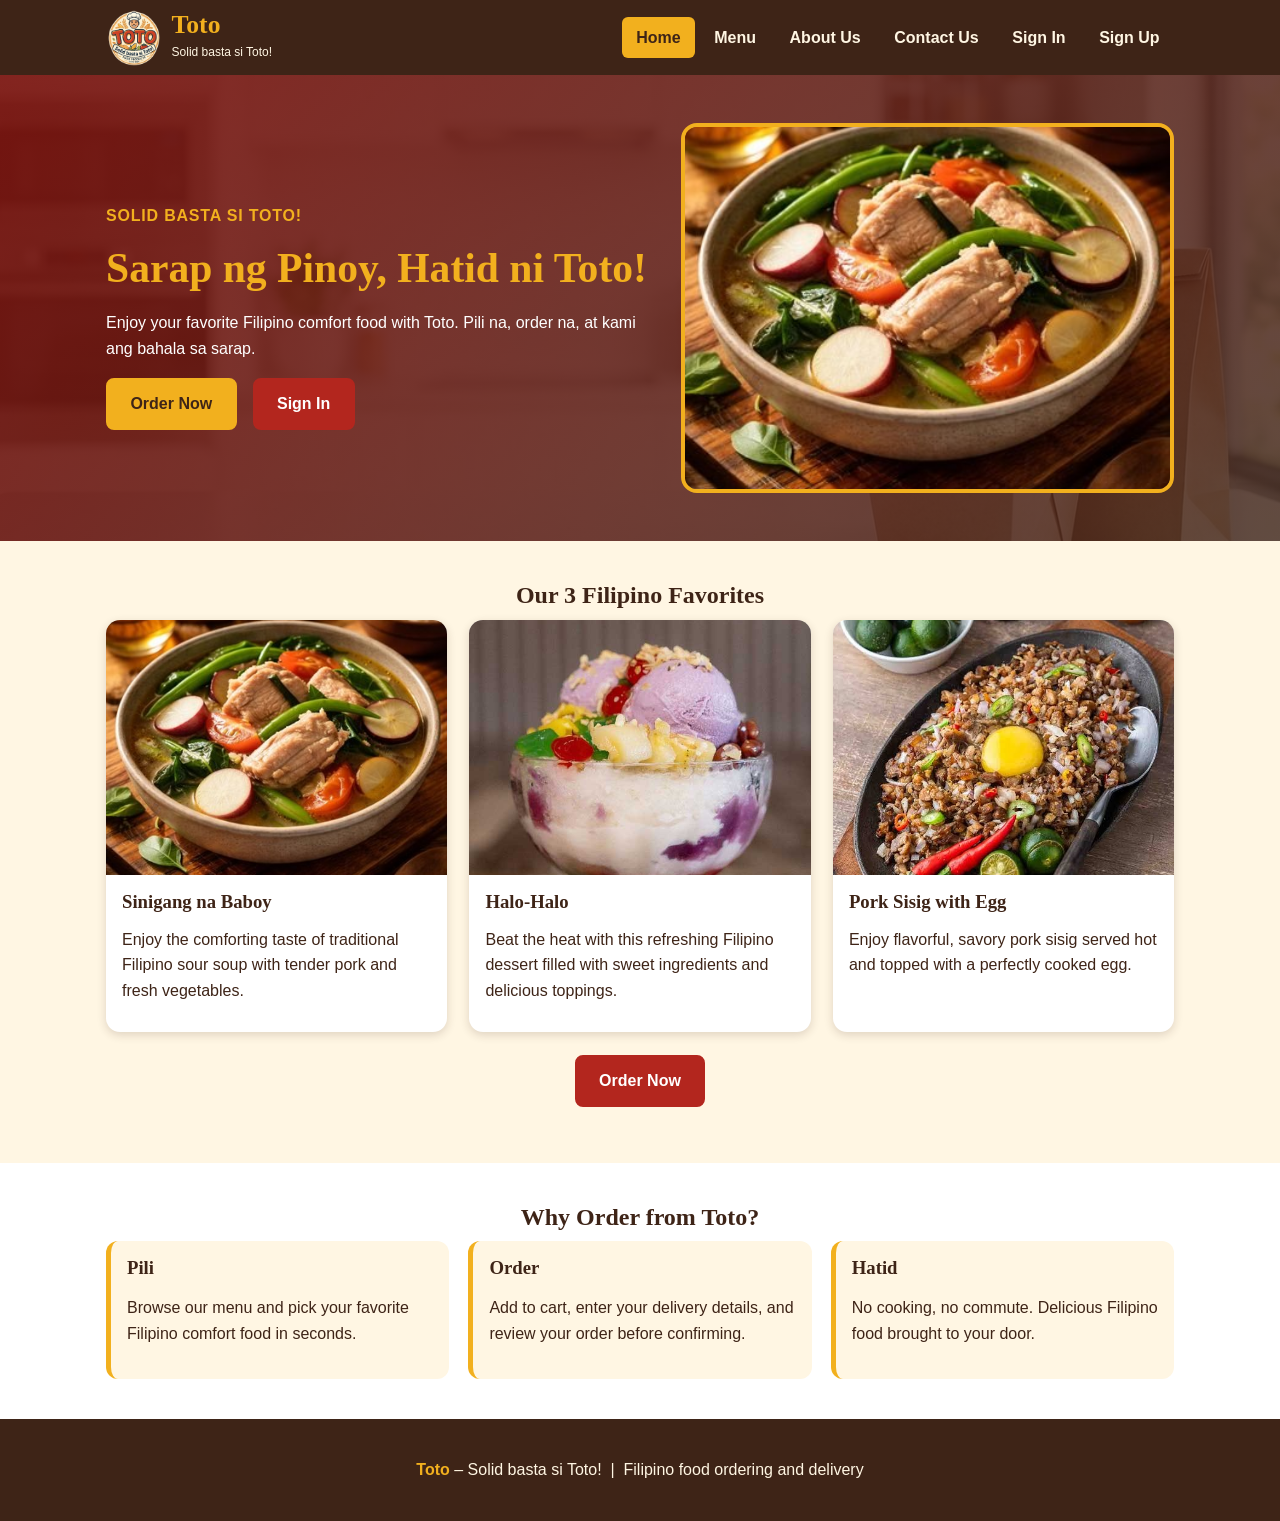
<file: index.html>
<!DOCTYPE html>
<html lang="en">
<head>
<meta charset="UTF-8">
<meta name="viewport" content="width=device-width, initial-scale=1">
<title>Toto - Solid basta si Toto!</title>
<link rel="stylesheet" href="style.css">
</head>
<body>
<header>
 <div class="bar">
  <a class="brand" href="index.html"><img src="logo.png" alt="Toto logo"><span><strong>Toto</strong><small>Solid basta si Toto!</small></span></a>
  <nav id="mainNav" aria-label="Main navigation"><ul><li><a href="index.html" class="active" aria-current="page">Home</a></li><li><a href="menu.html">Menu</a></li><li><a href="about.html">About Us</a></li><li><a href="contact.html">Contact Us</a></li><li><a href="signin.html">Sign In</a></li><li><a href="signup.html">Sign Up</a></li></ul></nav>
 </div>
</header>
<main>
 <section class="hero"><div class="wrap">
  <div><p class="tag">Solid basta si Toto!</p><h1>Sarap ng Pinoy, Hatid ni Toto!</h1>
  <p>Enjoy your favorite Filipino comfort food with Toto. Pili na, order na, at kami ang bahala sa sarap.</p>
  <div class="cta" style="display:flex;gap:1rem;flex-wrap:wrap">
   <a class="btn gold" href="menu.html">Order Now</a>
   <a class="btn" href="signin.html">Sign In</a>
  </div></div>
  <img src="sinigang.jpg" alt="Bowl of pork sinigang, one of Toto's Filipino dishes" width="400" height="300">
 </div></section>
 <section><div class="wrap"><h2 class="center">Our 3 Filipino Favorites</h2><div class="grid">
 <article class="card"><img src="sinigang.jpg" alt="Bowl of pork sinigang with vegetables in a savory, sour broth" width="400" height="300"><div class="body"><h3>Sinigang na Baboy</h3><p>Enjoy the comforting taste of traditional Filipino sour soup with tender pork and fresh vegetables.</p></div></article>
 <article class="card"><img src="halohalo.jpg" alt="Colorful halo-halo with shaved ice, milk, ube, leche flan and sweet toppings" width="400" height="300"><div class="body"><h3>Halo-Halo</h3><p>Beat the heat with this refreshing Filipino dessert filled with sweet ingredients and delicious toppings.</p></div></article>
 <article class="card"><img src="sisig.jpg" alt="Sizzling chopped pork sisig topped with a fried egg" width="400" height="300"><div class="body"><h3>Pork Sisig with Egg</h3><p>Enjoy flavorful, savory pork sisig served hot and topped with a perfectly cooked egg.</p></div></article>
 </div>
 <p class="center" style="margin-top:1.4rem"><a class="btn" href="menu.html">Order Now</a></p></div></section>
 <section class="alt"><div class="wrap"><h2 class="center">Why Order from Toto?</h2><div class="feature-list">
 <div><h3>Pili</h3><p>Browse our menu and pick your favorite Filipino comfort food in seconds.</p></div>
 <div><h3>Order</h3><p>Add to cart, enter your delivery details, and review your order before confirming.</p></div>
 <div><h3>Hatid</h3><p>No cooking, no commute. Delicious Filipino food brought to your door.</p></div>
 </div></div></section>
</main>
<footer><p><strong>Toto</strong> – Solid basta si Toto! &nbsp;|&nbsp; Filipino food ordering and delivery</p></footer>
<script src="main.js"></script>
</body>
</html>
</file>
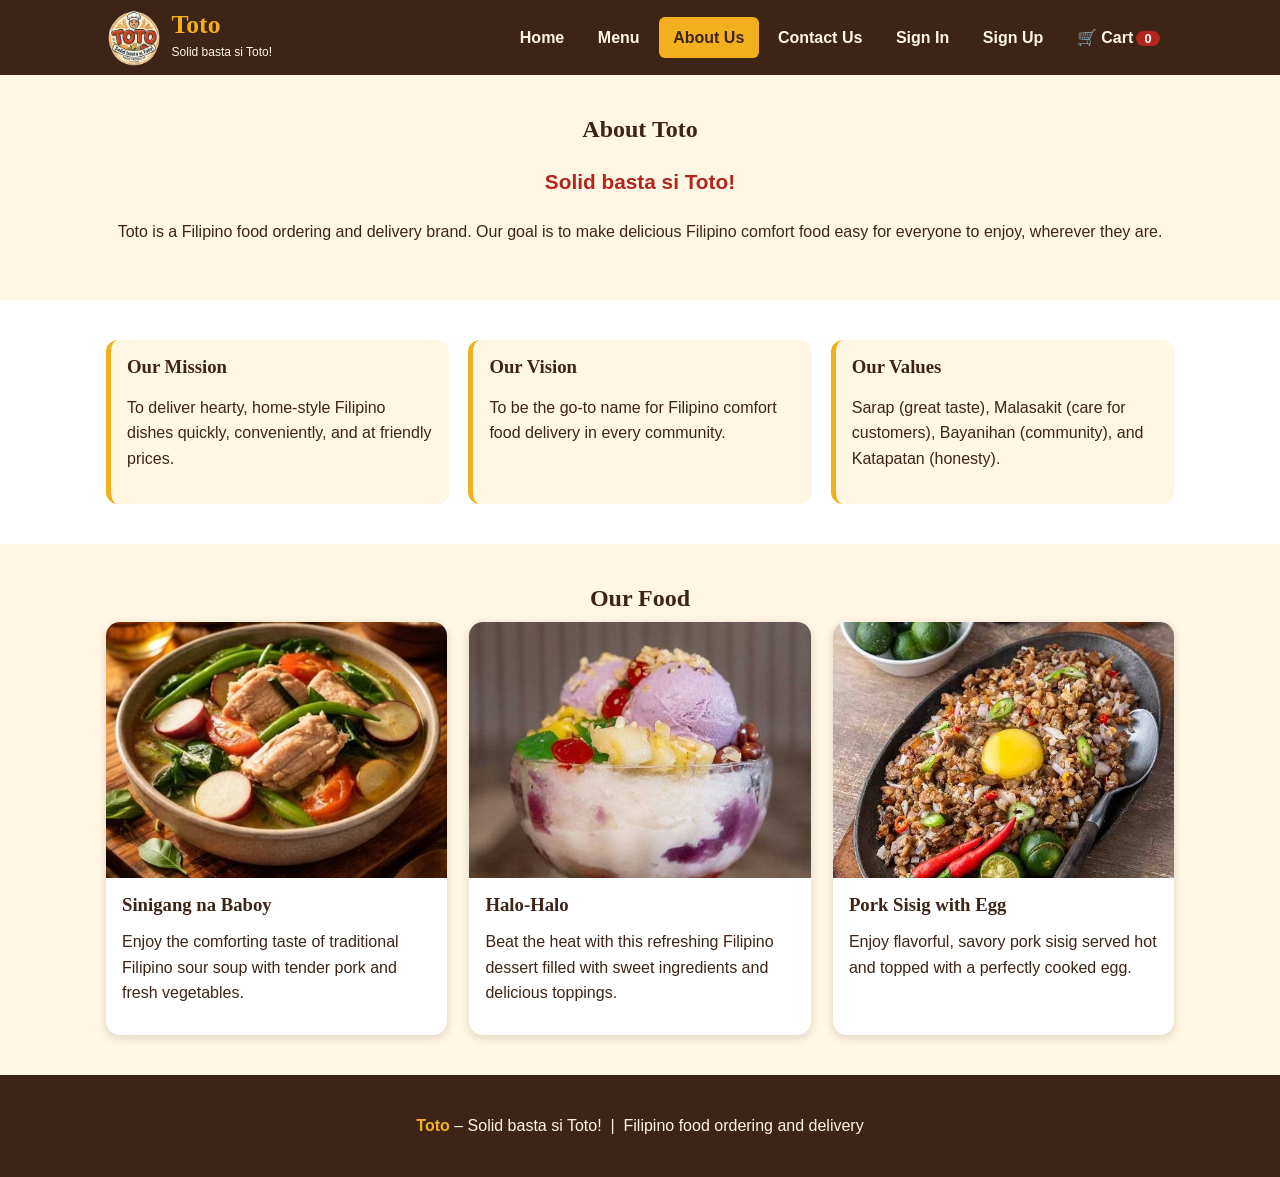
<file: about.html>
<!DOCTYPE html>
<html lang="en">
<head>
<meta charset="UTF-8">
<meta name="viewport" content="width=device-width, initial-scale=1">
<title>About Us | Toto - Solid basta si Toto!</title>
<link rel="stylesheet" href="style.css">
</head>
<body>
<header>
 <div class="bar">
  <a class="brand" href="index.html"><img src="logo.png" alt="Toto logo"><span><strong>Toto</strong><small>Solid basta si Toto!</small></span></a>
  <button id="navToggle" aria-label="Toggle navigation menu" aria-expanded="false" aria-controls="mainNav">☰</button>
  <nav id="mainNav" aria-label="Main navigation"><ul><li><a href="index.html">Home</a></li><li><a href="menu.html">Menu</a></li><li><a href="about.html" class="active" aria-current="page">About Us</a></li><li><a href="contact.html">Contact Us</a></li><li><a href="signin.html">Sign In</a></li><li><a href="signup.html">Sign Up</a></li><li><a href="menu.html">🛒 Cart<span class="badge" id="cartBadge">0</span></a></li></ul></nav>
 </div>
</header>
<main>
<section><div class="wrap center"><h1>About Toto</h1><p class="price">Solid basta si Toto!</p>
<p>Toto is a Filipino food ordering and delivery brand. Our goal is to make delicious Filipino comfort food easy for everyone to enjoy, wherever they are.</p></div></section>
<section class="alt"><div class="wrap"><div class="feature-list">
<div><h3>Our Mission</h3><p>To deliver hearty, home-style Filipino dishes quickly, conveniently, and at friendly prices.</p></div>
<div><h3>Our Vision</h3><p>To be the go-to name for Filipino comfort food delivery in every community.</p></div>
<div><h3>Our Values</h3><p>Sarap (great taste), Malasakit (care for customers), Bayanihan (community), and Katapatan (honesty).</p></div>
</div></div></section>
<section><div class="wrap"><h2 class="center">Our Food</h2><div class="grid">
<article class="card"><img src="sinigang.jpg" alt="Bowl of pork sinigang with vegetables in a savory, sour broth" width="400" height="300"><div class="body"><h3>Sinigang na Baboy</h3><p>Enjoy the comforting taste of traditional Filipino sour soup with tender pork and fresh vegetables.</p></div></article>
<article class="card"><img src="halohalo.jpg" alt="Colorful halo-halo with shaved ice, milk, ube, leche flan and sweet toppings" width="400" height="300"><div class="body"><h3>Halo-Halo</h3><p>Beat the heat with this refreshing Filipino dessert filled with sweet ingredients and delicious toppings.</p></div></article>
<article class="card"><img src="sisig.jpg" alt="Sizzling chopped pork sisig topped with a fried egg" width="400" height="300"><div class="body"><h3>Pork Sisig with Egg</h3><p>Enjoy flavorful, savory pork sisig served hot and topped with a perfectly cooked egg.</p></div></article>
</div></div></section>
</main>
<footer><p><strong>Toto</strong> – Solid basta si Toto! &nbsp;|&nbsp; Filipino food ordering and delivery</p></footer>
<script src="main.js"></script>
</body>
</html>
</file>
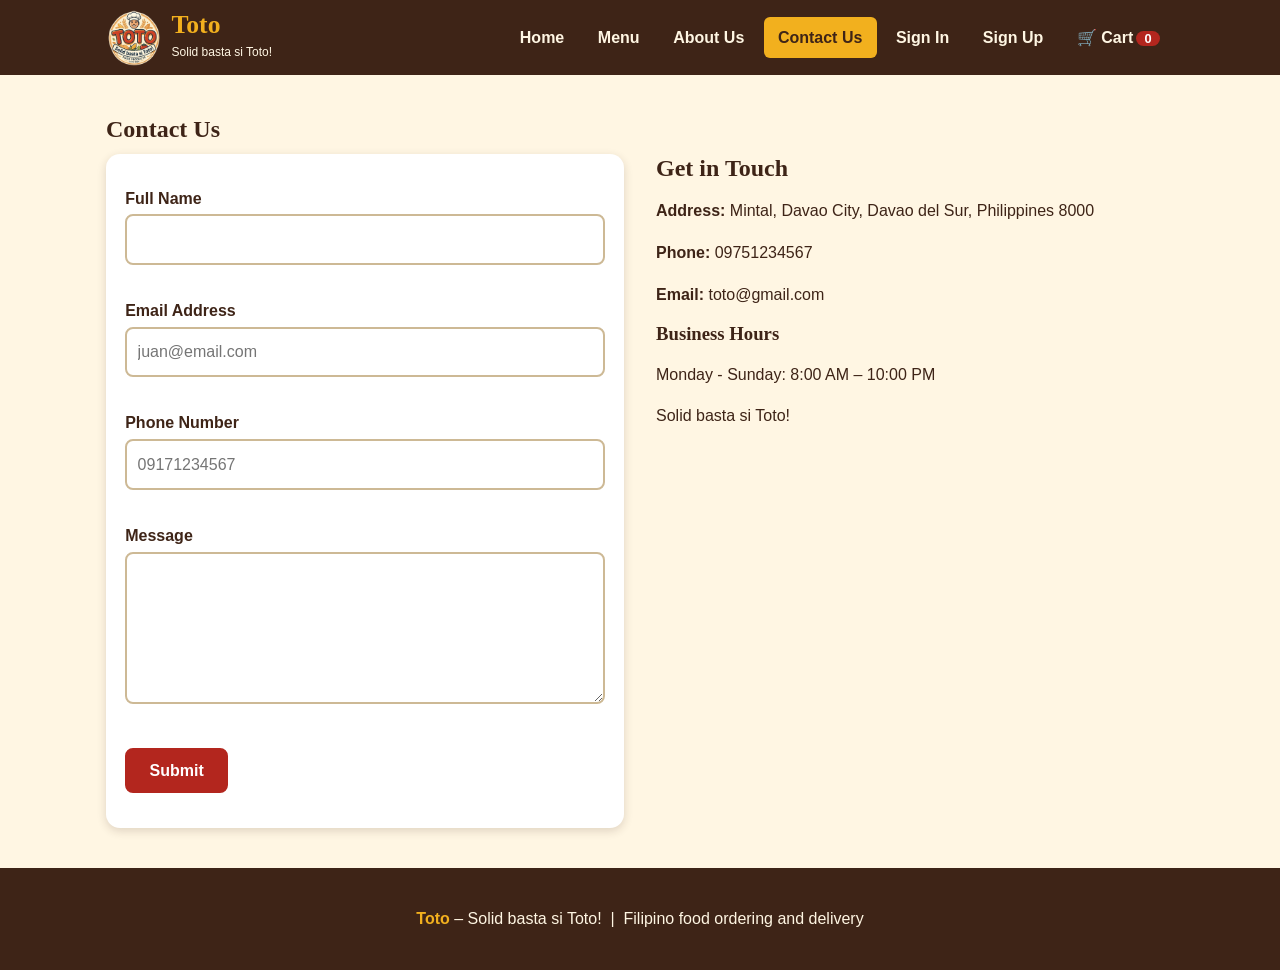
<file: contact.html>
<!DOCTYPE html>
<html lang="en">
<head>
<meta charset="UTF-8">
<meta name="viewport" content="width=device-width, initial-scale=1">
<title>Contact Us | Toto - Solid basta si Toto!</title>
<link rel="stylesheet" href="style.css">
</head>
<body>
<header>
 <div class="bar">
  <a class="brand" href="index.html"><img src="logo.png" alt="Toto logo"><span><strong>Toto</strong><small>Solid basta si Toto!</small></span></a>
  <button id="navToggle" aria-label="Toggle navigation menu" aria-expanded="false" aria-controls="mainNav">☰</button>
  <nav id="mainNav" aria-label="Main navigation"><ul><li><a href="index.html">Home</a></li><li><a href="menu.html">Menu</a></li><li><a href="about.html">About Us</a></li><li><a href="contact.html" class="active" aria-current="page">Contact Us</a></li><li><a href="signin.html">Sign In</a></li><li><a href="signup.html">Sign Up</a></li><li><a href="menu.html">🛒 Cart<span class="badge" id="cartBadge">0</span></a></li></ul></nav>
 </div>
</header>
<main>
<section><div class="wrap"><h1>Contact Us</h1><div class="two">
<form id="contactForm" novalidate>
<label for="cName">Full Name</label><input id="cName" type="text" autocomplete="name"><p class="error" id="cNameErr"></p>
<label for="cEmail">Email Address</label><input id="cEmail" type="email" autocomplete="email" placeholder="juan@email.com"><p class="error" id="cEmailErr"></p>
<label for="cPhone">Phone Number</label><input id="cPhone" type="tel" autocomplete="tel" placeholder="09171234567"><p class="error" id="cPhoneErr"></p>
<label for="cMessage">Message</label><textarea id="cMessage" rows="5"></textarea><p class="error" id="cMessageErr"></p>
<p><button type="submit" class="btn">Submit</button></p>
<p id="contactSuccess" class="msg ok hidden" role="status"></p></form>
<div><h2>Get in Touch</h2>
<p><strong>Address:</strong> Mintal, Davao City, Davao del Sur, Philippines 8000</p>
<p><strong>Phone:</strong> 09751234567</p>
<p><strong>Email:</strong> toto@gmail.com</p>
<h3>Business Hours</h3>
<p>Monday - Sunday: 8:00 AM – 10:00 PM</p>
<p>Solid basta si Toto!</p></div></div></div></section>
</main>
<footer><p><strong>Toto</strong> – Solid basta si Toto! &nbsp;|&nbsp; Filipino food ordering and delivery</p></footer>
<script src="main.js"></script>
</body>
</html>
</file>
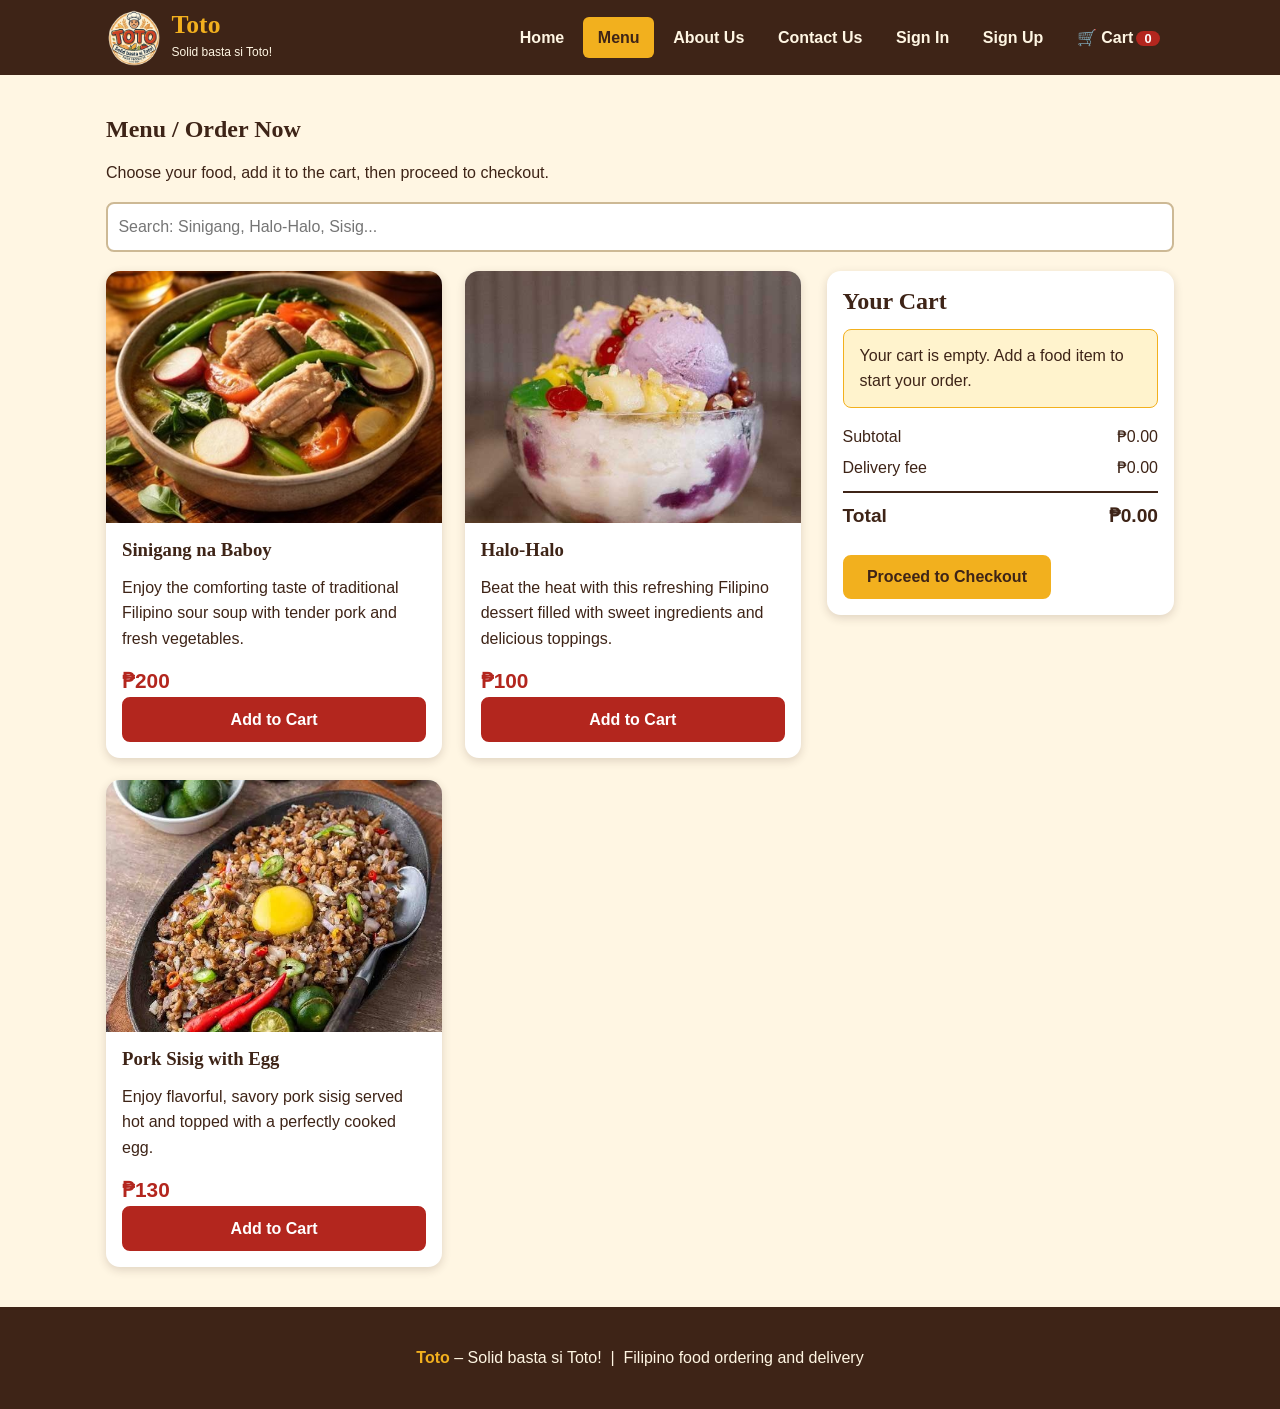
<file: menu.html>
<!DOCTYPE html>
<html lang="en">
<head>
<meta charset="UTF-8">
<meta name="viewport" content="width=device-width, initial-scale=1">
<title>Menu / Order Now | Toto - Solid basta si Toto!</title>
<link rel="stylesheet" href="style.css">
</head>
<body>
<header>
 <div class="bar">
  <a class="brand" href="index.html"><img src="logo.png" alt="Toto logo"><span><strong>Toto</strong><small>Solid basta si Toto!</small></span></a>
  <button id="navToggle" aria-label="Toggle navigation menu" aria-expanded="false" aria-controls="mainNav">☰</button>
  <nav id="mainNav" aria-label="Main navigation"><ul><li><a href="index.html">Home</a></li><li><a href="menu.html" class="active" aria-current="page">Menu</a></li><li><a href="about.html">About Us</a></li><li><a href="contact.html">Contact Us</a></li><li><a href="signin.html">Sign In</a></li><li><a href="signup.html">Sign Up</a></li><li><a href="menu.html">🛒 Cart<span class="badge" id="cartBadge">0</span></a></li></ul></nav>
 </div>
</header>
<main>
<section><div class="wrap">
<h1>Menu / Order Now</h1><p>Choose your food, add it to the cart, then proceed to checkout.</p>
<div class="search"><label for="searchInput" class="hidden">Search the menu</label><input type="search" id="searchInput" placeholder="Search: Sinigang, Halo-Halo, Sisig..." aria-label="Search the menu"></div>
<div class="layout"><div>
<div class="grid" id="productGrid">
<article class="card" data-id="sinigang" data-name="Sinigang na Baboy" data-price="200"><img src="sinigang.jpg" alt="Bowl of pork sinigang with vegetables in a savory, sour broth" width="400" height="300"><div class="body"><h3>Sinigang na Baboy</h3><p>Enjoy the comforting taste of traditional Filipino sour soup with tender pork and fresh vegetables.</p><span class="price">₱200</span><button type="button" class="btn add-btn">Add to Cart</button></div></article>
<article class="card" data-id="halohalo" data-name="Halo-Halo" data-price="100"><img src="halohalo.jpg" alt="Colorful halo-halo with shaved ice, milk, ube, leche flan and sweet toppings" width="400" height="300"><div class="body"><h3>Halo-Halo</h3><p>Beat the heat with this refreshing Filipino dessert filled with sweet ingredients and delicious toppings.</p><span class="price">₱100</span><button type="button" class="btn add-btn">Add to Cart</button></div></article>
<article class="card" data-id="sisig" data-name="Pork Sisig with Egg" data-price="130"><img src="sisig.jpg" alt="Sizzling chopped pork sisig topped with a fried egg" width="400" height="300"><div class="body"><h3>Pork Sisig with Egg</h3><p>Enjoy flavorful, savory pork sisig served hot and topped with a perfectly cooked egg.</p><span class="price">₱130</span><button type="button" class="btn add-btn">Add to Cart</button></div></article>
</div>
<p id="noResults" class="msg info hidden">Sorry, no food matches your search. Try "Sinigang", "Halo-Halo" or "Sisig".</p>
</div>
<aside class="cart" aria-label="Shopping cart"><h2>Your Cart</h2>
<p id="cartEmpty" class="msg info">Your cart is empty. Add a food item to start your order.</p>
<div id="cartItems"></div>
<div class="row"><span>Subtotal</span><span id="subtotal">₱0.00</span></div>
<div class="row"><span>Delivery fee</span><span id="delivery">₱0.00</span></div>
<div class="row total"><span>Total</span><span id="total">₱0.00</span></div>
<p id="cartNote" class="error" role="status"></p>
<button type="button" class="btn gold" id="checkoutBtn">Proceed to Checkout</button>
</aside></div>

<div id="checkoutSection" class="hidden" style="margin-top:2rem"><h2>Checkout: Delivery Details</h2>
<div class="two"><form id="checkoutForm" novalidate>
<label for="coName">Full Name</label><input id="coName" type="text" autocomplete="name"><p class="error" id="coNameErr"></p>
<label for="coPhone">Phone Number</label><input id="coPhone" type="tel" placeholder="09171234567" autocomplete="tel"><p class="error" id="coPhoneErr"></p>
<label for="coAddress">Complete Delivery Address</label><textarea id="coAddress" rows="3" placeholder="House no., street, barangay, city"></textarea><p class="error" id="coAddressErr"></p>
<label for="coNotes">Order Notes / Special Instructions (optional)</label><textarea id="coNotes" rows="2"></textarea>
<p><button type="submit" class="btn">Confirm Order</button></p></form>
<div><h3>Review Your Order</h3><div id="orderSummary" class="cart" style="position:static"></div></div></div></div>
<div id="confirmation" class="msg ok hidden" role="status" tabindex="-1"></div>
</div></section>
</main>
<footer><p><strong>Toto</strong> – Solid basta si Toto! &nbsp;|&nbsp; Filipino food ordering and delivery</p></footer>
<script src="main.js"></script>
</body>
</html>
</file>
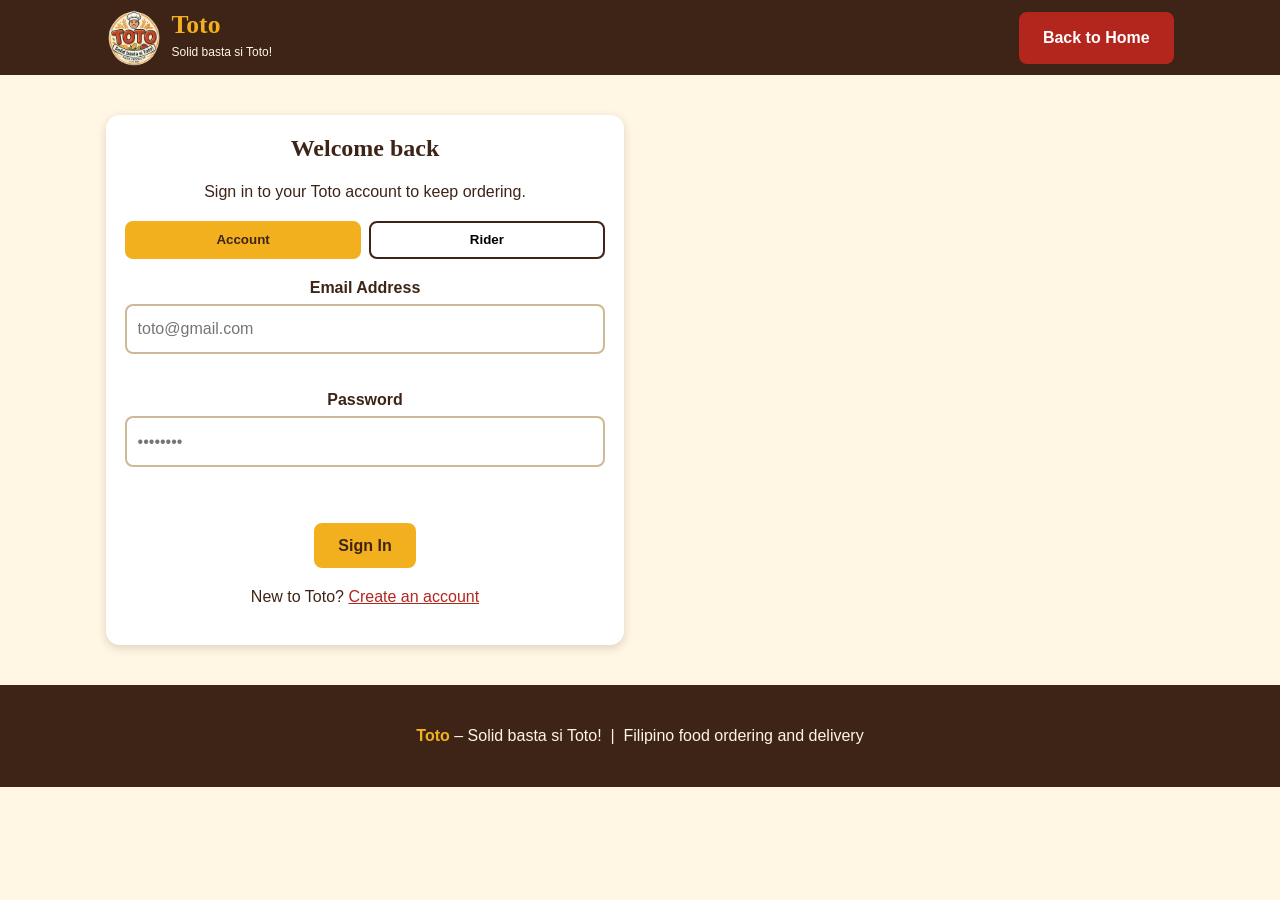
<file: signin.html>
<!DOCTYPE html>
<html lang="en">
<head>
<meta charset="UTF-8">
<meta name="viewport" content="width=device-width, initial-scale=1">
<title>Account Sign In | Toto - Solid basta si Toto!</title>
<link rel="stylesheet" href="style.css">
</head>
<body>
<header>
 <div class="bar">
  <a class="brand" href="index.html"><img src="logo.png" alt="Toto logo"><span><strong>Toto</strong><small>Solid basta si Toto!</small></span></a>
  <a class="btn" href="index.html" style="margin-left:auto">Back to Home</a>
 </div>
</header>
<main>
 <section><div class="wrap"><div class="two center">
  <form id="signinForm" novalidate>
   <h2>Welcome back</h2>
   <p>Sign in to your Toto account to keep ordering.</p>
   <div class="role-toggle" style="display:flex;gap:.5rem;margin:1rem 0">
    <button type="button" class="role-btn active" data-role="account">Account</button>
    <button type="button" class="role-btn" data-role="rider">Rider</button>
   </div>
   <input type="hidden" id="role" name="role" value="account">
   <label for="siEmail">Email Address</label>
   <input id="siEmail" type="email" autocomplete="email" placeholder="toto@gmail.com"><p class="error" id="siEmailErr"></p>
   <label for="siPassword">Password</label>
   <input id="siPassword" type="password" autocomplete="current-password" placeholder="••••••••"><p class="error" id="siPasswordErr"></p>
   <p class="error" id="siFormErr" style="margin-bottom:.8rem"></p>
   <p><button type="submit" class="btn gold">Sign In</button></p>
   <p class="center" style="margin-top:.8rem">New to Toto? <a href="signup.html">Create an account</a></p>
  </form>
  <div id="riderNote" class="hidden" style="padding:1rem;border:1px solid var(--gold);border-radius:8px;background:var(--cream)">
   <strong>Rider sign-in:</strong> Use your rider account to accept delivery jobs and track orders assigned to you.
  </div>
 </div></div></section>
</main>
<footer><p><strong>Toto</strong> – Solid basta si Toto! &nbsp;|&nbsp; Filipino food ordering and delivery</p></footer>
<script src="main.js"></script>
</body>
</html>
</file>
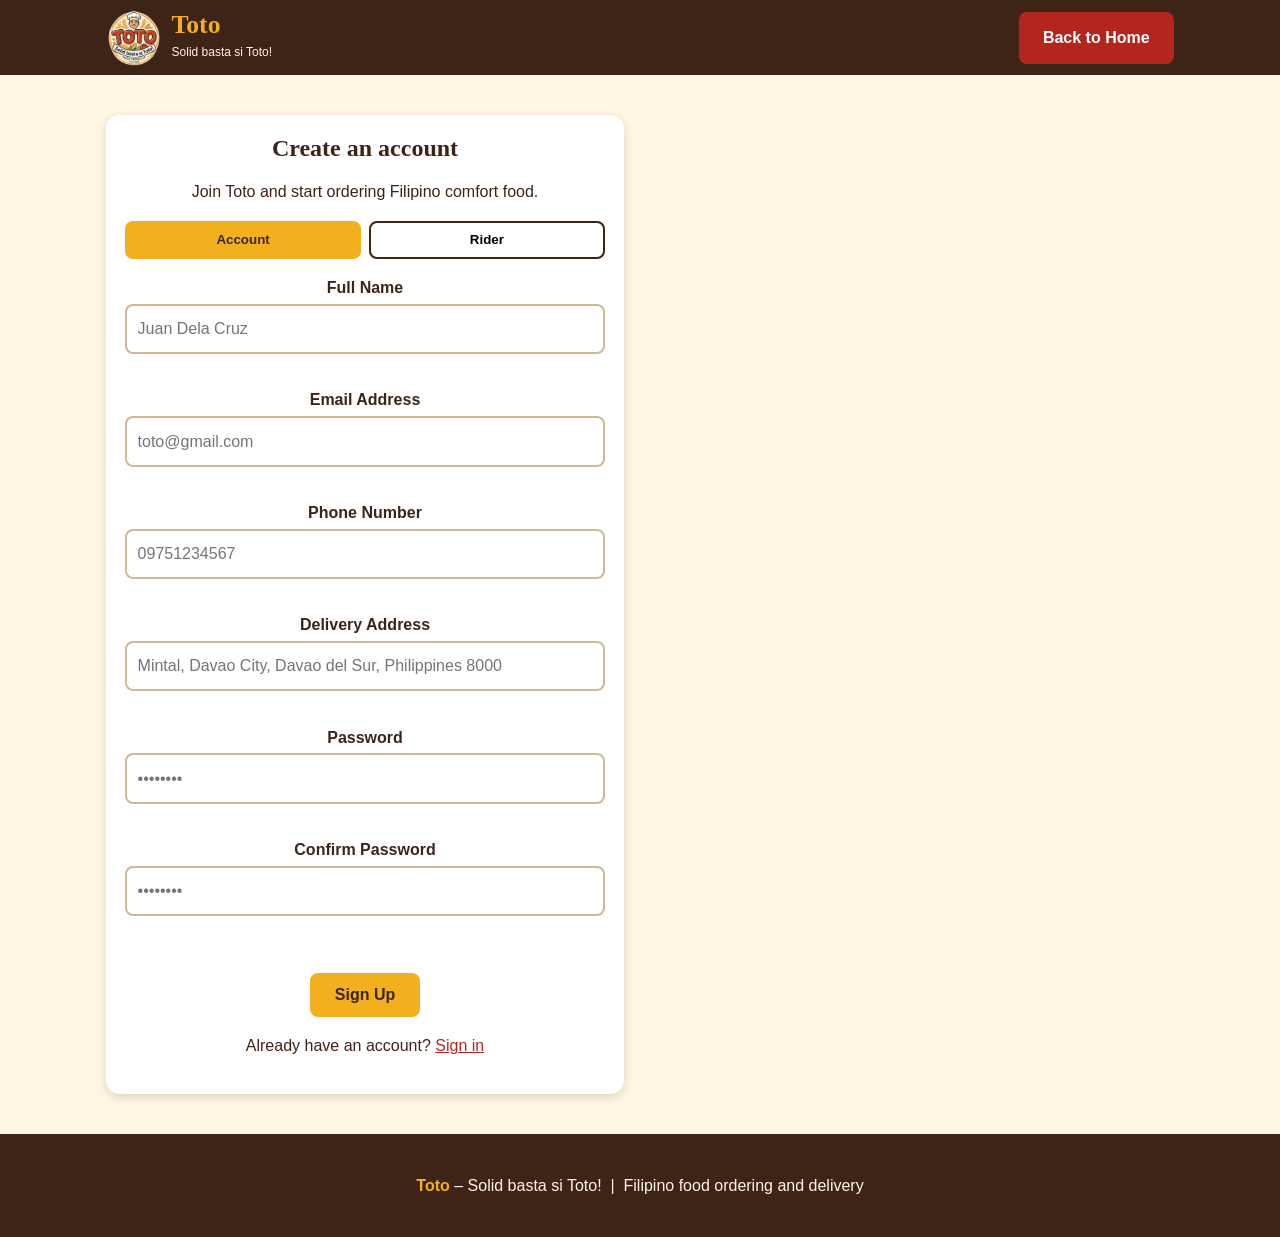
<file: signup.html>
<!DOCTYPE html>
<html lang="en">
<head>
<meta charset="UTF-8">
<meta name="viewport" content="width=device-width, initial-scale=1">
<title>Sign Up | Toto - Solid basta si Toto!</title>
<link rel="stylesheet" href="style.css">
</head>
<body>
<header>
 <div class="bar">
  <a class="brand" href="index.html"><img src="logo.png" alt="Toto logo"><span><strong>Toto</strong><small>Solid basta si Toto!</small></span></a>
  <a class="btn" href="index.html" style="margin-left:auto">Back to Home</a>
 </div>
</header>
<main>
 <section><div class="wrap"><div class="two center">
  <form id="signupForm" novalidate>
   <h2>Create an account</h2>
   <p>Join Toto and start ordering Filipino comfort food.</p>
   <div class="role-toggle" style="display:flex;gap:.5rem;margin:1rem 0">
    <button type="button" class="role-btn active" data-role="account">Account</button>
    <button type="button" class="role-btn" data-role="rider">Rider</button>
   </div>
   <input type="hidden" id="suRole" name="role" value="account">
   <label for="suName">Full Name</label>
   <input id="suName" type="text" autocomplete="name" placeholder="Juan Dela Cruz"><p class="error" id="suNameErr"></p>
   <label for="suEmail">Email Address</label>
   <input id="suEmail" type="email" autocomplete="email" placeholder="toto@gmail.com"><p class="error" id="suEmailErr"></p>
   <label for="suPhone">Phone Number</label>
   <input id="suPhone" type="tel" autocomplete="tel" placeholder="09751234567"><p class="error" id="suPhoneErr"></p>
   <label for="suAddress">Delivery Address</label>
   <input id="suAddress" type="text" autocomplete="address" placeholder="Mintal, Davao City, Davao del Sur, Philippines 8000"><p class="error" id="suAddressErr"></p>
   <label for="suPassword">Password</label>
   <input id="suPassword" type="password" autocomplete="new-password" placeholder="••••••••"><p class="error" id="suPasswordErr"></p>
   <label for="suConfirmPassword">Confirm Password</label>
   <input id="suConfirmPassword" type="password" autocomplete="new-password" placeholder="••••••••"><p class="error" id="suConfirmPasswordErr"></p>
   <p class="error" id="suFormErr" style="margin-bottom:.8rem"></p>
   <p><button type="submit" class="btn gold">Sign Up</button></p>
   <p class="center" style="margin-top:.8rem">Already have an account? <a href="signin.html">Sign in</a></p>
  </form>
 </div></div></section>
</main>
<footer><p><strong>Toto</strong> – Solid basta si Toto! &nbsp;|&nbsp; Filipino food ordering and delivery</p></footer>
<script src="main.js"></script>
</body>
</html>
</file>
<file: style.css>
:root{--red:#B3261E;--gold:#F2B01E;--cream:#FFF6E3;--brown:#3E2417;--white:#fff}
*{box-sizing:border-box}
body{margin:0;font-family:"Segoe UI",Arial,sans-serif;background:var(--cream);color:var(--brown);line-height:1.6;font-size:1rem}
h1,h2,h3{font-family:Georgia,"Times New Roman",serif;line-height:1.2;margin:0 0 .6rem}
img{max-width:100%;height:auto;display:block}
a{color:var(--red)}
.wrap{max-width:1100px;margin:0 auto;padding:0 1rem}
section{padding:2.5rem 0}
/* header + nav */
header{background:var(--brown);position:sticky;top:0;z-index:10}
.bar{display:flex;align-items:center;justify-content:space-between;padding:.6rem 1rem;max-width:1100px;margin:0 auto}
.brand{display:flex;align-items:center;gap:.6rem;text-decoration:none;color:var(--gold)}
.brand img{width:56px;height:56px}
.brand strong{font-family:Georgia,serif;font-size:1.6rem;display:block;line-height:1}
.brand small{color:var(--cream);font-size:.75rem}
nav ul{list-style:none;margin:0;padding:0;display:flex;gap:.3rem}
nav a{display:block;padding:.5rem .9rem;color:var(--cream);text-decoration:none;border-radius:6px;font-weight:600}
nav a:hover,nav a.active{background:var(--gold);color:var(--brown)}
#navToggle{display:none;background:var(--gold);color:var(--brown);border:0;font-size:1.5rem;padding:.2rem .7rem;border-radius:6px;cursor:pointer}
.badge{background:var(--red);color:#fff;border-radius:999px;padding:0 .5rem;font-size:.8rem;margin-left:.2rem}
/* buttons */
.btn{display:inline-block;background:var(--red);color:#fff;border:2px solid var(--red);padding:.7rem 1.4rem;border-radius:8px;font-weight:700;font-size:1rem;text-decoration:none;cursor:pointer}
.btn:hover{background:#8f1d17}
.btn.gold{background:var(--gold);border-color:var(--gold);color:var(--brown)}
.btn.gold:hover{background:#d99a12}
.btn.small{padding:.3rem .8rem}
/* hero */
.hero{background:linear-gradient(135deg,rgba(125,21,16,.92),rgba(62,36,23,.82)),url(background.jpg) center/cover;color:#fff;padding:3rem 0}
.hero .wrap{display:grid;grid-template-columns:1.1fr 1fr;gap:2rem;align-items:center}
.hero h1{font-size:2.6rem;color:var(--gold)}
.hero .tag{color:var(--gold);font-weight:700;letter-spacing:.05em;text-transform:uppercase}
.hero img{border-radius:16px;border:4px solid var(--gold);width:100%;aspect-ratio:4/3;object-fit:cover}
/* cards */
.grid{display:grid;grid-template-columns:repeat(3,1fr);gap:1.4rem}
.card{background:#fff;border-radius:14px;overflow:hidden;box-shadow:0 3px 10px #3e24172a;display:flex;flex-direction:column}
.card img{width:100%;aspect-ratio:4/3;object-fit:cover;object-position:center 40%}
.card .body{padding:1rem;display:flex;flex-direction:column;flex:1}
.card p{flex:1;margin:.2rem 0 .8rem}
.price{font-size:1.3rem;font-weight:800;color:var(--red)}
.center{text-align:center}
.alt{background:#fff}
.feature-list{display:grid;grid-template-columns:repeat(3,1fr);gap:1.2rem}
.feature-list div{background:var(--cream);padding:1rem;border-radius:12px;border-left:5px solid var(--gold)}
.alt .feature-list div{background:var(--cream)}
/* menu + cart */
.search{display:flex;gap:.6rem;margin-bottom:1.2rem}
.search input{flex:1}
.layout{display:grid;grid-template-columns:2fr 1fr;gap:1.6rem;align-items:start}
.layout .grid{grid-template-columns:repeat(2,1fr)}
.cart{background:#fff;border-radius:14px;padding:1rem;box-shadow:0 3px 10px #3e24172a;position:sticky;top:90px}
.cart-item{display:flex;justify-content:space-between;gap:.5rem;padding:.6rem 0;border-bottom:1px solid #eadfc8;flex-wrap:wrap}
.qty{display:flex;align-items:center;gap:.4rem}
.qty button{width:32px;height:32px;border:2px solid var(--brown);background:#fff;border-radius:6px;font-size:1.1rem;font-weight:700;cursor:pointer}
.link-btn{background:none;border:0;color:var(--red);text-decoration:underline;cursor:pointer;font-size:.9rem}
.row{display:flex;justify-content:space-between;padding:.2rem 0}
.row.total{font-weight:800;font-size:1.2rem;border-top:2px solid var(--brown);margin-top:.4rem;padding-top:.5rem}
.msg{padding:.8rem 1rem;border-radius:8px;margin:.8rem 0}
.msg.info{background:#fff3cd;border:1px solid var(--gold)}
.msg.ok{background:#e6f4ea;border:1px solid #2e7d32;color:#1b4d20}
/* forms */
form{background:#fff;padding:1.2rem;border-radius:14px;box-shadow:0 3px 10px #3e24172a}
label{display:block;font-weight:700;margin:.8rem 0 .2rem}
input,textarea{width:100%;padding:.65rem;border:2px solid #cdb995;border-radius:8px;font:inherit;color:var(--brown)}
input:focus,textarea:focus,button:focus-visible,a:focus-visible{outline:3px solid var(--gold);outline-offset:2px}
.error{color:#b00020;font-size:.9rem;min-height:1.2em;margin:.2rem 0 0}
input.bad,textarea.bad{border-color:#b00020}
.hidden{display:none}
.two{display:grid;grid-template-columns:1fr 1fr;gap:2rem}
footer{background:var(--brown);color:var(--cream);text-align:center;padding:1.4rem 1rem}
/* sign in */
.role-btn{flex:1;padding:.6rem;border:2px solid var(--brown);background:#fff;border-radius:8px;font-weight:700;cursor:pointer}
.role-btn.active{border-color:var(--gold);background:var(--gold);color:var(--brown)}
.role-btn:focus-visible{outline:3px solid var(--gold);outline-offset:2px}
.error.ok{color:#1b4d20;border:1px solid #2e7d32;background:#e6f4ea}
footer strong{color:var(--gold)}
/* responsive */
@media(max-width:900px){
 .grid,.feature-list{grid-template-columns:repeat(2,1fr)}
 .layout{grid-template-columns:1fr}
 .cart{position:static}
}
@media(max-width:700px){
 #navToggle{display:block}
 nav{display:none;width:100%}
 nav.open{display:block}
 .bar{flex-wrap:wrap}
 nav ul{flex-direction:column;padding:.5rem 0}
 .hero .wrap,.two,.grid,.feature-list,.layout .grid{grid-template-columns:1fr}
 .hero h1{font-size:2rem}
}
</file>
